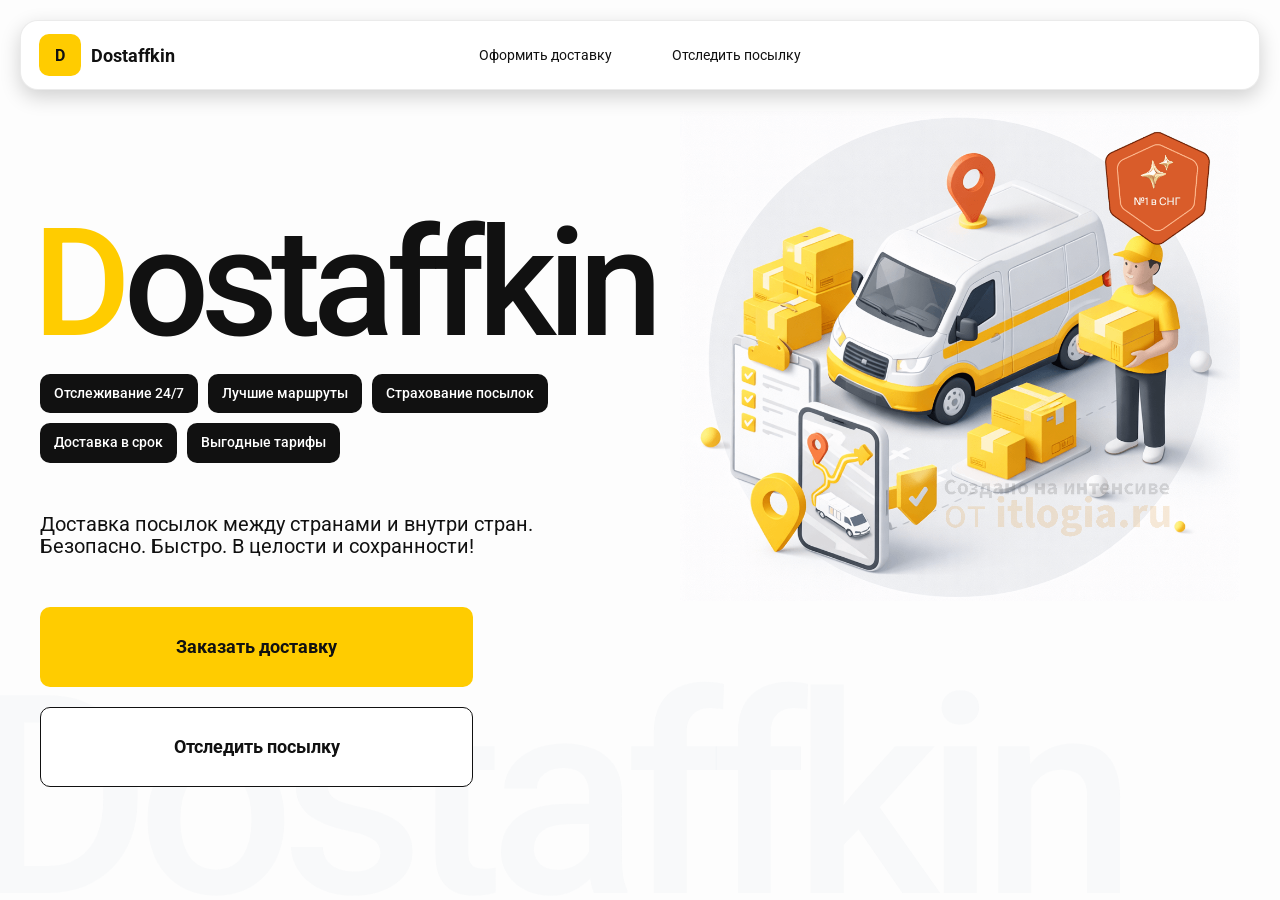
<file: index.html>
<!doctype html>
<html lang="ru">

<head>
    <meta charset="utf-8" />
    <meta name="viewport" content="width=device-width,initial-scale=1,maximum-scale=1,user-scalable=0" />
    <title>Dostaffkin — Доставка посылок между странами и внутри стран. Безопасно. Быстро. В целости и сохранности!
    </title>
    <link rel="stylesheet" href="styles/base.css" />
    <link rel="stylesheet" href="styles/base_adaptive.css" />
    <link rel="stylesheet" href="styles/index.css" />
    <link rel="stylesheet" href="styles/index_adaptive.css" />
</head>

<body>

    <div class="container">

        <header class="header">
            <a class="header-brand" href="#">
                <div class="header-logo">D</div>
                <div class="header-title">Dostaffkin</div>
            </a>

            <nav class="header-menu">
                <a class="header-link" href="./order.html">Оформить <span>доставку</span></a>
                <a class="header-link" href="./track.html">Отследить <span>посылку</span></a>
            </nav>
        </header>

        <main class="main">
            <section class="main-info">
                <div class="main-title">
                    <span>D</span>ostaffkin
                </div>

                <div class="main-features">
                    <div class="main-feature">Отслеживание 24/7</div>
                    <div class="main-feature">Лучшие маршруты</div>
                    <div class="main-feature">Страхование посылок</div>
                    <div class="main-feature">Доставка в срок</div>
                    <div class="main-feature">Выгодные тарифы</div>
                </div>

                <div class="main-description">
                    Доставка посылок между странами и внутри стран.
                    Безопасно. Быстро. В целости и сохранности!
                </div>

                <div class="main-actions">
                    <a class="button" type="button" href="./order.html">Заказать доставку</a>
                    <a class="button button-white" type="button" href="./track.html">Отследить посылку</a>
                </div>

                <div class="main-title-ghost">Dostaffkin</div>
            </section>

            <section class="main-image">
                <img src="images/main-image.png" alt="Main image" />
            </section>
        </main>

    </div>

</body>

</html>
</file>
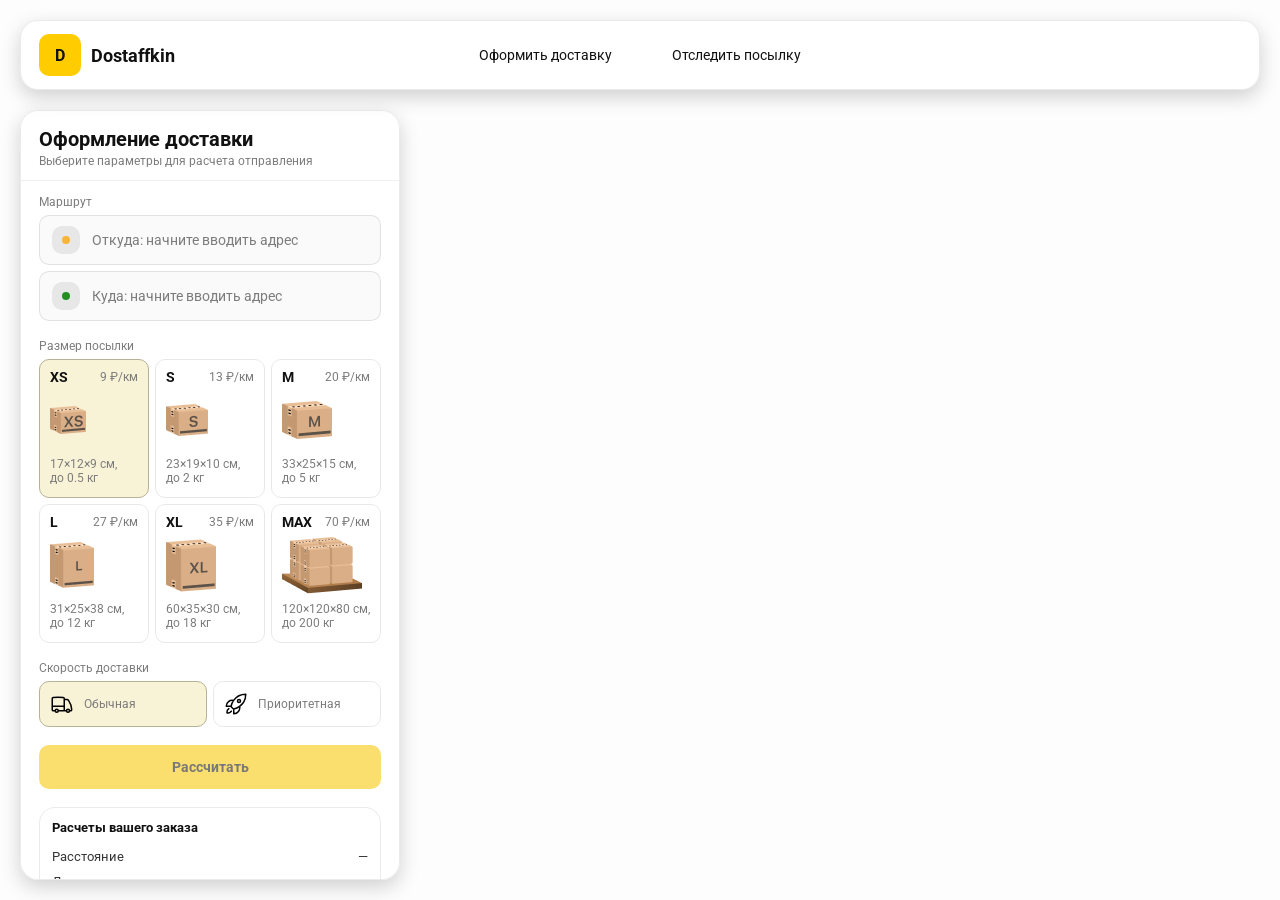
<file: order.html>
<!doctype html>
<html lang="ru">

<head>
    <meta charset="utf-8" />
    <meta name="viewport" content="width=device-width,initial-scale=1,maximum-scale=1,user-scalable=0" />
    <title>Оформление доставки</title>

    <link rel="stylesheet" href="styles/base.css" />
    <link rel="stylesheet" href="styles/base_adaptive.css" />

    <link rel="stylesheet" href="styles/order.css" />
    <link rel="stylesheet" href="styles/order_adaptive.css" />

    <script src="https://testologia.ru/ymc_min.js" data-apikey="715a8ecd-0fb2-4515-b689-89d57985a8f4" data-suggest-apikey="96de5cf6-981b-4f01-b898-744987b38b43"></script>
</head>

<body>
    <div id="map"></div>
    <header class="header">
        <a class="header-brand" href="./index.html">
            <div class="header-logo">D</div>
            <div class="header-title">Dostaffkin</div>
        </a>

        <nav class="header-menu">
            <a class="header-link" href="#">Оформить <span>доставку</span></a>
            <a class="header-link" href="./track.html">Отследить <span>посылку</span></a>
        </nav>
    </header>
    <aside class="main" id="sidebar">
        <div class="main-header">
            <div class="main-title">Оформление доставки</div>
            <div class="main-text">Выберите параметры для расчета отправления</div>
        </div>
        <div class="main-content">
            <div class="main-route">
                <div class="main-block-title">Маршрут</div>
                <div class="main-fields">
                    <div class="main-field" id="fromField">
                        <div class="main-pin"></div>
                        <input id="from" placeholder="Откуда: начните вводить адрес" autocomplete="off" />
                        <div class="main-ac" id="fromAc" role="listbox" aria-label="Подсказки адресов"></div>
                    </div>

                    <div class="main-field" id="toField">
                        <div class="main-pin"></div>
                        <input id="to" placeholder="Куда: начните вводить адрес" autocomplete="off" />
                        <div class="main-ac" id="toAc" role="listbox" aria-label="Подсказки адресов"></div>
                    </div>
                </div>
            </div>
            <div class="main-package">
                <div class="main-block-title">Размер посылки</div>

                <div class="main-sizes">
                    <div class="main-size-card is-active" data-value="xs">
                        <div class="main-size-top">
                            <div class="main-size-label">XS</div>
                            <div class="main-size-rate">9 ₽/км</div>
                        </div>
                        <div class="main-size-media">
                            <img src="images/sizes/xs.png" alt="Короб XS" />
                        </div>
                        <div class="main-size-description">17×12×9 см,<br>до 0.5 кг</div>
                    </div>

                    <div class="main-size-card" data-value="s">
                        <div class="main-size-top">
                            <div class="main-size-label">S</div>
                            <div class="main-size-rate">13 ₽/км</div>
                        </div>
                        <div class="main-size-media">
                            <img src="images/sizes/s.png" alt="Короб S" />
                        </div>
                        <div class="main-size-description">23×19×10 см,<br>до 2 кг</div>
                    </div>

                    <div class="main-size-card" data-value="m">
                        <div class="main-size-top">
                            <div class="main-size-label">M</div>
                            <div class="main-size-rate">20 ₽/км</div>
                        </div>
                        <div class="main-size-media">
                            <img src="images/sizes/m.png" alt="Короб M" />
                        </div>
                        <div class="main-size-description">33×25×15 см,<br>до 5 кг</div>
                    </div>

                    <div class="main-size-card" data-value="l">
                        <div class="main-size-top">
                            <div class="main-size-label">L</div>
                            <div class="main-size-rate">27 ₽/км</div>
                        </div>
                        <div class="main-size-media">
                            <img src="images/sizes/l.png" alt="Короб L" />
                        </div>
                        <div class="main-size-description">31×25×38 см,<br>до 12 кг</div>
                    </div>

                    <div class="main-size-card" data-value="xl">
                        <div class="main-size-top">
                            <div class="main-size-label">XL</div>
                            <div class="main-size-rate">35 ₽/км</div>
                        </div>
                        <div class="main-size-media">
                            <img src="images/sizes/xl.png" alt="Короб XL" />
                        </div>
                        <div class="main-size-description">60×35×30 см,<br>до 18 кг</div>
                    </div>

                    <div class="main-size-card" data-value="max">
                        <div class="main-size-top">
                            <div class="main-size-label">MAX</div>
                            <div class="main-size-rate">70 ₽/км</div>
                        </div>
                        <div class="main-size-media main-size-media-palleta">
                            <img src="images/sizes/max.png" alt="Паллета" />
                        </div>
                        <div class="main-size-description">120×120×80 см,<br>до 200 кг</div>
                    </div>
                </div>
            </div>
            <div class="main-speed">
                <div class="main-block-title">Скорость доставки</div>

                <div class="main-speeds">
                    <div class="main-speed-card is-active" data-value="regular">
                        <img class="main-speed-media" src="images/icons/regular.svg" alt="Regular" />
                        <div class="main-speed-description">Обычная</div>
                    </div>
                    <div class="main-speed-card" data-value="fast">
                        <img class="main-speed-media" src="images/icons/fast.svg" alt="Fast" />
                        <div class="main-speed-description">Приоритетная</div>
                    </div>

                </div>
            </div>
            <div class="main-calculate-block">
                <button id="calc" class="button calculate-button" type="button" disabled>Рассчитать</button>
            </div>
            <div class="main-result" id="result">
                <div class="main-result-title">Расчеты вашего заказа</div>
                <div class="main-result-lines">
                    <div class="main-result-line"><span>Расстояние</span><span id="distanceValue">—</span></div>
                    <div class="main-result-line"><span>Доставим через</span><span id="durationValue">—</span></div>
                    <div class="main-result-line"><span>Тариф</span><span id="rateValue">—</span></div>
                </div>
                <div class="main-price">
                    <div class="main-price-label">Итого</div>
                    <div class="main-price-value" id="totalValue">—</div>
                </div>
            </div>
            <div class="main-order-box">
                <div class="main-order-form" id="orderForm">
                    <div class="main-order-title">Оформление доставки</div>
                    <div class="main-block-info-row">
                        <div class="main-block-title">Контакты</div>
                        <div class="order-fields">
                            <div class="main-field">
                                <input id="customerName" placeholder="Ваше имя" autocomplete="off" />
                            </div>
                            <div class="main-field">
                                <input id="customerPhone" placeholder="Ваш телефон" autocomplete="off"
                                    inputmode="tel" />
                            </div>
                        </div>
                    </div>
                    <div class="main-block-info-row extra-info">
                        <div class="main-block-title">Дополнительная информация</div>
                        <div class="main-field textarea">
                            <textarea id="comment" placeholder="Детали доставки и комментарии"></textarea>
                        </div>
                    </div>
                    <button id="submit" class="button main-submit-request" type="button" disabled>Отправить
                        заявку
                    </button>
                </div>

                <div class="main-order-success" id="orderSuccess">
                    <div class="main-success-icon">✓</div>
                    <div class="main-success-title">Заявка отправлена!</div>
                    <div class="main-success-title">Номер отправления – <span id="orderId"></span></div>
                    <div class="main-success-subtitle">Мы скоро свяжемся с вами</div>
                </div>
            </div>
        </div>
    </aside>

    <script src="/scripts/order.js"></script>
</body>

</html>
</file>
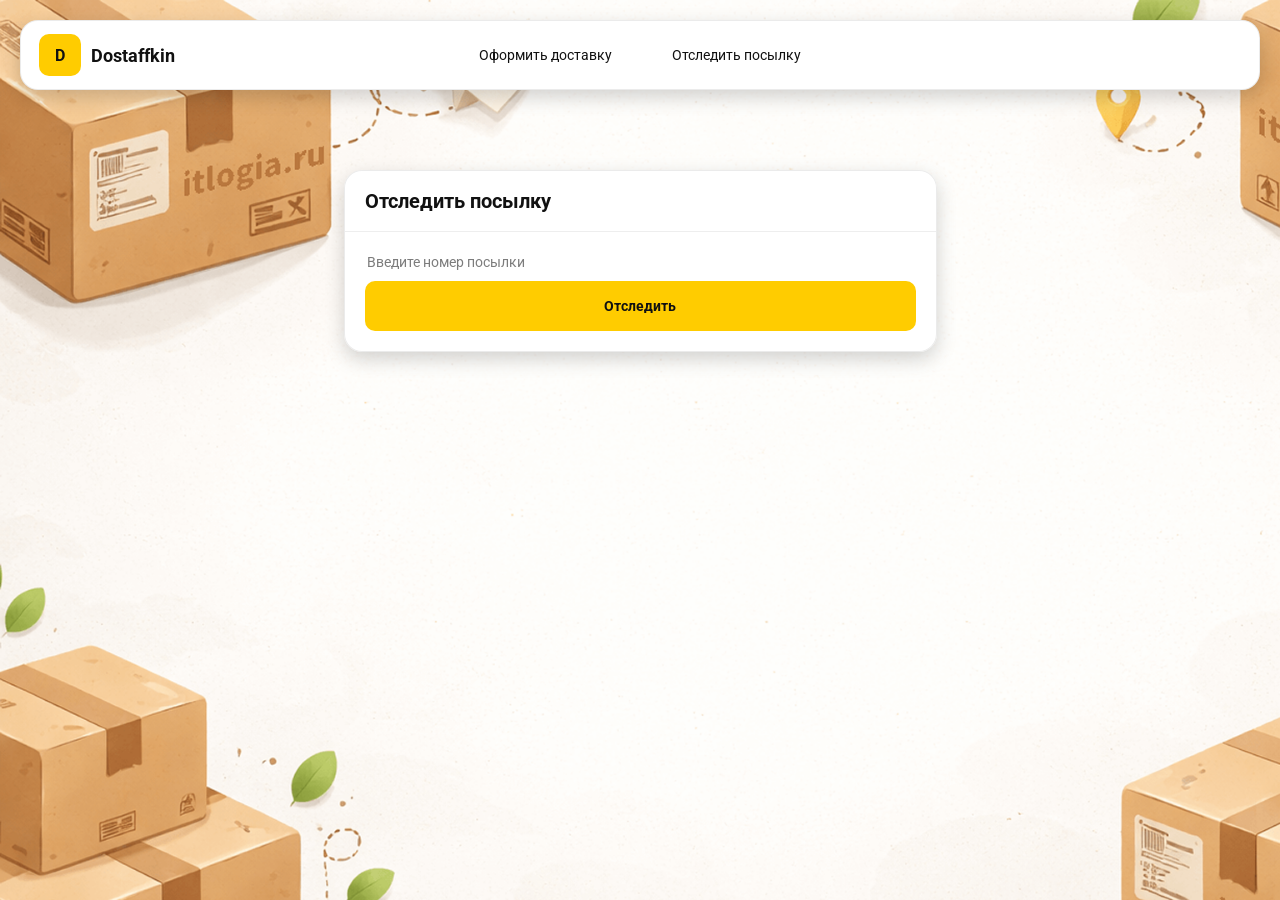
<file: track.html>
<!doctype html>
<html lang="ru">

<head>
    <meta charset="utf-8" />
    <meta name="viewport" content="width=device-width,initial-scale=1,maximum-scale=1,user-scalable=0" />
    <title>Отследить посылку</title>
    <link rel="stylesheet" href="styles/base.css" />
    <link rel="stylesheet" href="styles/base_adaptive.css" />

    <link rel="stylesheet" href="styles/track.css" />
    <link rel="stylesheet" href="styles/track_adaptive.css" />
</head>

<body>
    <div class="container">
        <header class="header">
            <a class="header-brand" href="./index.html">
                <div class="header-logo">D</div>
                <div class="header-title">Dostaffkin</div>
            </a>

            <nav class="header-menu">
                <a class="header-link" href="./order.html">Оформить <span>доставку</span></a>
                <a class="header-link" href="#">Отследить <span>посылку</span></a>
            </nav>
        </header>
        <main class="track-content">
            <section class="track-card track-search">
                <div class="track-title">Отследить посылку</div>
                <div class="track-action">
                    <div class="main-field track-field">
                        <input id="trackNumber" placeholder="Введите номер посылки" autocomplete="off" />
                    </div>
                    <button id="trackButton" class="button track-button" type="button">Отследить</button>
                </div>
            </section>
            <section class="track-card track-result" id="trackResult">
                <div class="track-result-header">
                    <div class="track-id" id="trackIdValue"></div>
                    <div class="track-routes">
                        <div class="track-route">
                            <div class="track-route-pin">
                                <svg xmlns="http://www.w3.org/2000/svg" fill="none" viewBox="0 0 24 24"
                                    stroke-width="1.5" stroke="orange" class="size-6">
                                    <path stroke-linecap="round" stroke-linejoin="round"
                                        d="M15 10.5a3 3 0 1 1-6 0 3 3 0 0 1 6 0Z" />
                                    <path stroke-linecap="round" stroke-linejoin="round"
                                        d="M19.5 10.5c0 7.142-7.5 11.25-7.5 11.25S4.5 17.642 4.5 10.5a7.5 7.5 0 1 1 15 0Z" />
                                </svg>
                            </div>
                            <div class="track-route-address" id="trackFromValue">
                                Откуда: Москва, улица Арбат, 1
                            </div>
                        </div>
                        <div class="track-route track-route-arrow">
                            <svg xmlns="http://www.w3.org/2000/svg" fill="none" viewBox="0 0 24 24" stroke-width="1.5"
                                stroke="currentColor" class="size-6">
                                <path stroke-linecap="round" stroke-linejoin="round"
                                    d="M19.5 13.5 12 21m0 0-7.5-7.5M12 21V3" />
                            </svg>
                        </div>
                        <div class="track-route">
                            <div class="track-route-pin">
                                <svg xmlns="http://www.w3.org/2000/svg" fill="none" viewBox="0 0 24 24"
                                    stroke-width="1.5" stroke="green" class="size-6">
                                    <path stroke-linecap="round" stroke-linejoin="round"
                                        d="M15 10.5a3 3 0 1 1-6 0 3 3 0 0 1 6 0Z" />
                                    <path stroke-linecap="round" stroke-linejoin="round"
                                        d="M19.5 10.5c0 7.142-7.5 11.25-7.5 11.25S4.5 17.642 4.5 10.5a7.5 7.5 0 1 1 15 0Z" />
                                </svg>
                            </div>
                            <div class="track-route-address" id="trackToValue">
                                Куда: Минск, проспект Независимости, 58
                            </div>
                        </div>
                    </div>
                </div>
                <div class="track-info">
                    <div class="track-status-title">Статус данной посылки:</div>
                    <div class="track-status-list" id="trackStatusList">
                    </div>
                </div>
            </section>
        </main>
    </div>
    <script src="/scripts/track.js"></script>
</body>

</html>
</file>
<file: styles/base.css>
*, *::before, *::after {
    box-sizing: border-box;
}

@font-face {
    font-family: "Roboto";
    src: url("../fonts/Roboto-Regular.ttf");
    font-weight: normal;
}

@font-face {
    font-family: "Roboto";
    src: url("../fonts/Roboto-Bold.ttf");
    font-weight: bold;
}

@font-face {
    font-family: "Roboto";
    src: url("../fonts/Roboto-Medium.ttf");
    font-weight: 500;
}

html, body {
    margin: 0;
    color: #111111;
    font-family: "Roboto", sans-serif;
}

body {
    background: #FDFDFD;
}

/* Хедер */
.header {
    border-radius: 18px;
    box-shadow: 0 7px 20px 0 #0000002E;
    backdrop-filter: blur(10px);
    background: #ffffff;
    left: 20px;
    border: 1px solid rgba(0, 0, 0, 0.08);
    position: fixed;
    right: 20px;
    top: 20px;
    padding: 14px 18px;
    height: 70px;
    display: flex;
    align-items: center;
    z-index: 6;
}

.header-brand {
    display: flex;
    align-items: center;
    text-decoration: none;
    gap: 10px;
}

.header-logo {
    width: 42px;
    height: 42px;
    border-radius: 10px;
    background: #FFCC00;
    display: grid;
    place-items: center;
    font-weight: bold;
    color: #111;
}

.header-title {
    font-size: 18px;
    font-weight: bold;
    color: #111111;
    text-decoration: none;
}

.header-menu {
    display: flex;
    align-items: center;
    gap: 60px;
    margin: 0;
    position: absolute;
    left: 50%;
    transform: translateX(-50%);
}

.header-link {
    font-size: 14px;
    color: #111111;
    text-decoration: none;
}

/* Кнопки */
.button {
    border: 0;
    outline: none;
    height: 44px;
    border-radius: 10px;
    font-size: 14px;
    font-weight: bold;
    cursor: pointer;
    font-family: inherit;
    transition: transform .08s ease, opacity .12s ease;
    background: #ffcc00;
    color: #111111;
    text-align: center;
    text-decoration: none;
}

.button:hover {
    background-color: #E5BC19;
}

.button:disabled {
    cursor: not-allowed;
    background-color: #FADE6E;
    color: #787878;
    transform: none;
}

.button.button-white {
    background: #ffffff;
    border: 1px solid #111111;
}

.button.button-white:hover {
    background: rgb(241 241 241);
}

.main-field:last-child .main-pin::before {
    background: green;
    opacity: .85;
}

input, textarea {
    width: 100%;
    border: 0;
    outline: none;
    background: transparent;
    font-size: 14px;
    color: #111111;
    font-family: inherit;
}

textarea {
    resize: vertical;
    min-height: 72px;
    padding: 2px 0;
}

input::placeholder, textarea::placeholder {
    color: #7C7C7C;
}

.main-field:focus-within {
    border-color: rgba(0, 0, 0, 0.20);
    box-shadow: 0 0 0 4px rgba(255, 204, 0, 0.35);
    background: rgba(255, 255, 255, 0.75);
}
</file>
<file: styles/base_adaptive.css>
@media (max-width: 767px) {
    .header {
        left: 10px;
        right: 10px;
        top: 10px;
    }

    .header-link span {
        display: none;
    }

    .header-menu {
        gap: 20px;
        justify-content: flex-start;
        margin: 0 0 0 30px;
        position: static;
        transform: none;
    }
}

@media (max-width: 420px) {
    .header-title {
        display: none;
    }
}

@media (max-width: 374px) {
    .header-menu {
        gap: 10px;
        margin: 0 0 0 10px;
    }
}
</file>
<file: styles/index.css>
.main {
    padding: 111px 40px 40px;
    position: relative;
    display: flex;
}

.main-info {
    max-width: 840px;
    width: 100%;
    position: relative;
}

.container {
    overflow: hidden;
    min-height: 100vh;
}

.main-title {
    margin-top: 98px;
    font-weight: 500;
    font-size: 200px;
    line-height: 1;
    letter-spacing: -0.05em;
    color: #111111;
    left: -15px;
    position: relative;
}

.main-title span {
    color: #ffcc00;
}

.main-features {
    margin-top: 15px;
    display: flex;
    flex-wrap: wrap;
    gap: 10px;
}

.main-feature {
    background: #111111;
    color: #ffffff;
    padding: 12px 14px;
    font-weight: 500;
    font-size: 14px;
    line-height: 1.1;
    border-radius: 10px;
}

.main-description {
    margin-top: 50px;
    max-width: 500px;
    font-size: 20px;
    line-height: 1.1;
    color: #111111;
}

.main-actions {
    margin-top: 50px;
    display: flex;
    flex-direction: column;
    gap: 20px;
}

.main-actions .button {
    height: 80px;
    width: 433px;
    font-size: 18px;
    font-weight: bold;
    place-items: center;
    display: grid;
}

.main-title-ghost {
    position: absolute;
    z-index: -1;
    left: -70px;
    bottom: -150px;
    font-weight: 500;
    font-size: 278px;
    line-height: 1;
    letter-spacing: -0.05em;
    color: #ECEDF04D;
}

.main-image {
    width: 1024px;
    top: 100px;
    z-index: -2;
}

.main-image img {
    width: 100%;
    max-width: 1024px;
    height: auto;
    display: block;
}
</file>
<file: styles/index_adaptive.css>
@media (max-width: 1760px) {
    .main-title {
        font-size: 150px;
        left: -7px;
    }

    .main-info {
        max-width: 640px;
    }
}

@media (max-width: 1200px) {
    .main-info {
        max-width: 540px;
    }

    .main {
        padding: 111px 20px 20px;
    }

    .main-title {
        font-size: 120px;
        left: -4px;
    }

    .main-title-ghost {
        font-size: 220px;
    }
}

@media (max-width: 1024px) {
    .main-title {
        margin-top: 30px;
    }

    .main {
        flex-direction: column-reverse;
    }

    .main-image {
        max-width: 350px;
        position: absolute;
        left: 370px;
        top: 370px;
    }

    .main-info {
        max-width: 100%;
    }

    .main-actions {
        gap: 10px;
    }

    .main-actions .button {
        height: 50px;
        font-size: 14px;
        width: auto;
        max-width: 300px;
    }

    .main-description {
        max-width: 350px;
    }
}

@media (max-width: 570px) {
    .main-title {
        font-size: 88px;
    }

    .main-description {
        max-width: 100%
    }

    .main-actions {
        width: 100%;
    }

    .main-actions .button {
        width: 100%;
        max-width: 100%
    }

    .main-image {
        max-width: 650px;
        position: absolute;
        left: 170px;
        top: 70px;
        opacity: 0.2;
    }
}

@media (max-width: 400px) {
    .main-title {
        font-size: 70px;
    }
}
</file>
<file: styles/order.css>
#map {
    position: fixed;
    inset: 0;
}

.main {
    border-radius: 18px;
    box-shadow: 0 7px 20px 0 #0000002E;
    backdrop-filter: blur(10px);
    background: rgba(255, 255, 255, 0.96);
    left: 20px;
    border: 1px solid rgba(0, 0, 0, 0.08);
    position: fixed;
    top: 110px;
    bottom: 20px;
    width: 380px;
    display: flex;
    flex-direction: column;
    overflow: hidden;
    z-index: 5;
}

.main-header {
    padding: 18px 18px 12px 18px;
    border-bottom: 1px solid rgba(0, 0, 0, 0.06);
    display: flex;
    flex-direction: column;
}

.main-title {
    font-size: 20px;
    line-height: 100%;
    font-weight: bold;
}

.main-text {
    font-size: 12px;
    margin-top: 5px;
    color: #7C7C7C;
}

.main-content {
    padding: 14px 18px 18px 18px;
    overflow: auto;
    scrollbar-width: none;
    display: flex;
    flex-direction: column;
    gap: 18px;
    flex: 1;
}

.main-block-title {
    font-size: 12px;
    color: #7C7C7C;
}

.main-route .main-block-title,
.main-package .main-block-title {
    margin-bottom: 6px;
}

.main-field {
    display: flex;
    align-items: center;
    margin-top: 6px;
    gap: 10px;
    border: 1px solid #1111111A;
    background: #FAFAFA;
    border-radius: 10px;
    padding: 10px 12px;
    position: relative;
    box-sizing: border-box;
    height: 50px;
}

.main-field.textarea {
    height: auto;
}

.main-pin {
    width: 28px;
    height: 28px;
    border-radius: 10px;
    background: rgba(17, 17, 17, 0.08);
    display: grid;
    place-items: center;
    flex: 0 0 auto;
    position: relative;
}

.main-pin::before {
    content: "";
    width: 8px;
    height: 8px;
    border-radius: 999px;
    background: orange;
    opacity: .75;
    display: block;
}

.main-field:last-child .main-pin::before {
    background: green;
    opacity: .85;
}

input, textarea {
    width: 100%;
    border: 0;
    outline: none;
    background: transparent;
    font-size: 14px;
    color: #111111;
    font-family: inherit;
}

textarea {
    resize: vertical;
    min-height: 72px;
    padding: 2px 0;
}

input::placeholder, textarea::placeholder {
    color: #7C7C7C;
}

.main-field:focus-within {
    border-color: rgba(0, 0, 0, 0.20);
    box-shadow: 0 0 0 4px rgba(255, 204, 0, 0.35);
    background: rgba(255, 255, 255, 0.75);
}

.main-sizes {
    display: grid;
    gap: 6px;
    grid-template-columns: repeat(3, 1fr);
}

.main-size-card {
    border: 1px solid #E8E8E7;
    background: #FFFFFF;
    border-radius: 10px;
    padding: 10px;
    cursor: pointer;
    user-select: none;
    transition: transform .08s ease, border-color .12s ease, background .12s ease;
    min-height: 139px;
}

.main-size-card:hover {
    transform: translateY(-1px);
}

.main-size-card.is-active {
    background-color: #F8F2D6;
    border-color: #B7B196;
}

.main-size-top {
    display: flex;
    align-items: center;
    justify-content: space-between;
}

.main-size-label {
    font-weight: bold;
    font-size: 14px;
    color: #111111;
    line-height: 100%;
}

.main-size-rate {
    font-size: 12px;
    color: #7C7C7C;
    line-height: 100%;
}

.main-size-media {
    margin-top: 8px;
    height: 57px;
}

.main-size-description {
    margin-top: 8px;
    font-size: 12px;
    color: #7C7C7C;
    line-height: 1.2;
}

.calculate-button {
    width: 100%;
}

.main-result {
    border: 1px solid rgba(0, 0, 0, 0.08);
    background: rgba(255, 255, 255, 0.75);
    border-radius: 16px;
    padding: 12px;
    line-height: 1.25;
}

.main-result-title {
    font-weight: bold;
    font-size: 13px;
    color: #111111;
    margin-bottom: 13px;
}

.main-result-lines {
    gap: 8px;
    display: flex;
    flex-direction: column;
}

.main-result-line {
    font-size: 13px;
    color: rgba(17, 17, 17, 0.85);
    display: flex;
    justify-content: space-between;
}

.main-price {
    margin-top: 18px;
    padding-top: 10px;
    border-top: 1px dashed rgba(0, 0, 0, 0.12);
    display: flex;
    align-items: baseline;
    justify-content: space-between;
}

.main-price-label {
    font-size: 12px;
    color: rgba(17, 17, 17, 0.55);
}

.main-price-value {
    font-size: 20px;
    font-weight: bold;
    color: #111111;
    letter-spacing: -0.3px;
}

.main-order-box {
    background: #ffffff;
    border: 1px solid #E8E8E7;
    border-radius: 10px;
    padding: 12px;
}

.main-order-title {
    margin-bottom: 8px;
    font-weight: bold;
    font-size: 14px;
    color: #111111;
}

.main-block-info {
    display: flex;
    flex-direction: column;
    gap: 6px;
}

.order-fields {
    display: grid;
    grid-template-columns: 1fr 1fr;
    column-gap: 10px;
    margin-top: 6px;
}

.main-block-info-row.extra-info {
    display: block;
    margin-top: 13px;
}

.main-submit-request {
    width: 100%;
    margin-top: 6px;
}

.main-order-success {
    display: none;
    text-align: center;
    padding: 22px 12px;
    gap: 12px;
}

.main-order-success.is-visible {
    display: flex;
    flex-direction: column;
    align-items: center;
}

.main-success-icon {
    width: 56px;
    height: 56px;
    border-radius: 50%;
    background: #16a34a;
    color: #ffffff;
    display: grid;
    place-items: center;
    font-size: 30px;
}

.main-success-title {
    font-size: 14px;
    font-weight: bold;
    color: #111111;
}

.main-success-subtitle {
    font-size: 12px;
    color: rgba(17, 17, 17, 0.55);
    line-height: 1.3;
}

.main-speed .main-block-title {
    margin-bottom: 6px;
}

.main-speeds {
    display: grid;
    gap: 6px;
    grid-template-columns: repeat(2, 1fr);
}

.main-speed-card {
    border: 1px solid #E8E8E7;
    background: #FFFFFF;
    border-radius: 10px;
    padding: 10px;
    cursor: pointer;
    user-select: none;
    transition: transform .08s ease, border-color .12s ease, background .12s ease;
    display: flex;
    align-items: center;
    gap: 10px;
}

.main-speed-card:hover {
    transform: translateY(-1px);
}

.main-speed-card.is-active {
    background-color: #F8F2D6;
    border-color: #B7B196;
}

.main-speed-description {
    font-size: 12px;
    color: #7C7C7C;
    line-height: 1.2;
}
</file>
<file: styles/order_adaptive.css>
@media (max-width: 767px) {
    .main {
        left: 10px;
        right: 10px;
        top: 50%;
        bottom: 12px;
        width: auto;
        max-width: none;
    }
}

@media (max-width: 420px) {
    .main-sizes {
        grid-template-columns: repeat(2, 1fr);
    }
}
</file>
<file: styles/track.css>
.container {
    background: #F4F4F4 url("../images/track-bg.png");
    background-size: cover;
    min-height: 100vh;
    padding: 170px 0 50px 0;
}

.track-content {
    width: 593px;
    margin: 0 auto;
}

.track-card {
    width: 100%;
    border-radius: 18px;
    box-shadow: 0 7px 20px 0 #0000002E;
    backdrop-filter: blur(10px);
    background: rgba(255, 255, 255, 0.96);
    border: 1px solid rgba(0, 0, 0, 0.08);
}

.track-title {
    font-size: 20px;
    line-height: 100%;
    font-weight: bold;
    border-bottom: 1px solid #EEEEEE;
    padding: 20px;
}

.track-action {
    padding: 20px;
}

.track-button {
    width: 100%;
    height: 50px;
}

.track-field {
    margin-bottom: 10px;
}

.track-result {
    margin-top: 5px;
    display: none;
}

.track-result.is-visible {
    display: block;
}

.track-result-header {
    font-weight: bold;
    font-size: 14px;
    color: #111111;
    padding: 20px;
    border-bottom: 1px solid #EEEEEE;
}

.track-id {
    margin-bottom: 12px;
    font-size: 20px;
}

.track-routes {
    display: flex;
    flex-direction: column;
    gap: 10px;
    font-weight: normal;
}

.track-route {
    display: flex;
    align-items: center;
    gap: 10px;
}

.track-route-pin {
    width: 24px;
    height: 24px;
    flex-shrink: 0;
}

.track-route-arrow {
    padding: 15px 0;
    width: 24px;
    height: 24px;
}

.track-info {
    padding: 20px;
}

.track-status {
    display: flex;
    align-items: center;
    font-size: 12px;
    gap: 10px;
}

.track-status-title {
    font-size: 14px;
    color: #111111;
    margin-bottom: 20px;
}

.track-status-list {
    display: flex;
    flex-direction: column;
    gap: 15px;
}

.track-status-icon {
    width: 40px;
    height: 40px;
    border-radius: 50%;
    background: rgba(17, 17, 17, 0.08);
    display: grid;
    place-items: center;
    flex: 0 0 auto;
}

.track-status.created .track-status-icon {
    background-color: #F1CB00;
}

.track-status.in-way .track-status-icon {
    background-color: #F08A11;
}

.track-status.ready .track-status-icon {
    background-color: #A35D0A;
}

.track-status.done .track-status-icon {
    background-color: #37C93B;
}

.track-status-text {
    display: flex;
    align-items: center;
    justify-content: space-between;
    color: #111111;
    font-size: 12px;
    flex: 1;
}

.track-status-date {
    color: rgba(17, 17, 17, 0.55);
}
</file>
<file: styles/track_adaptive.css>
@media (max-width: 767px) {
    .container {
        padding: 130px 0 50px 0;
    }

    .track-content {
        width: 100%;
        padding-left: 10px;
        padding-right: 10px;
    }

    .track-result-header {
        padding: 20px;
    }
}
</file>
